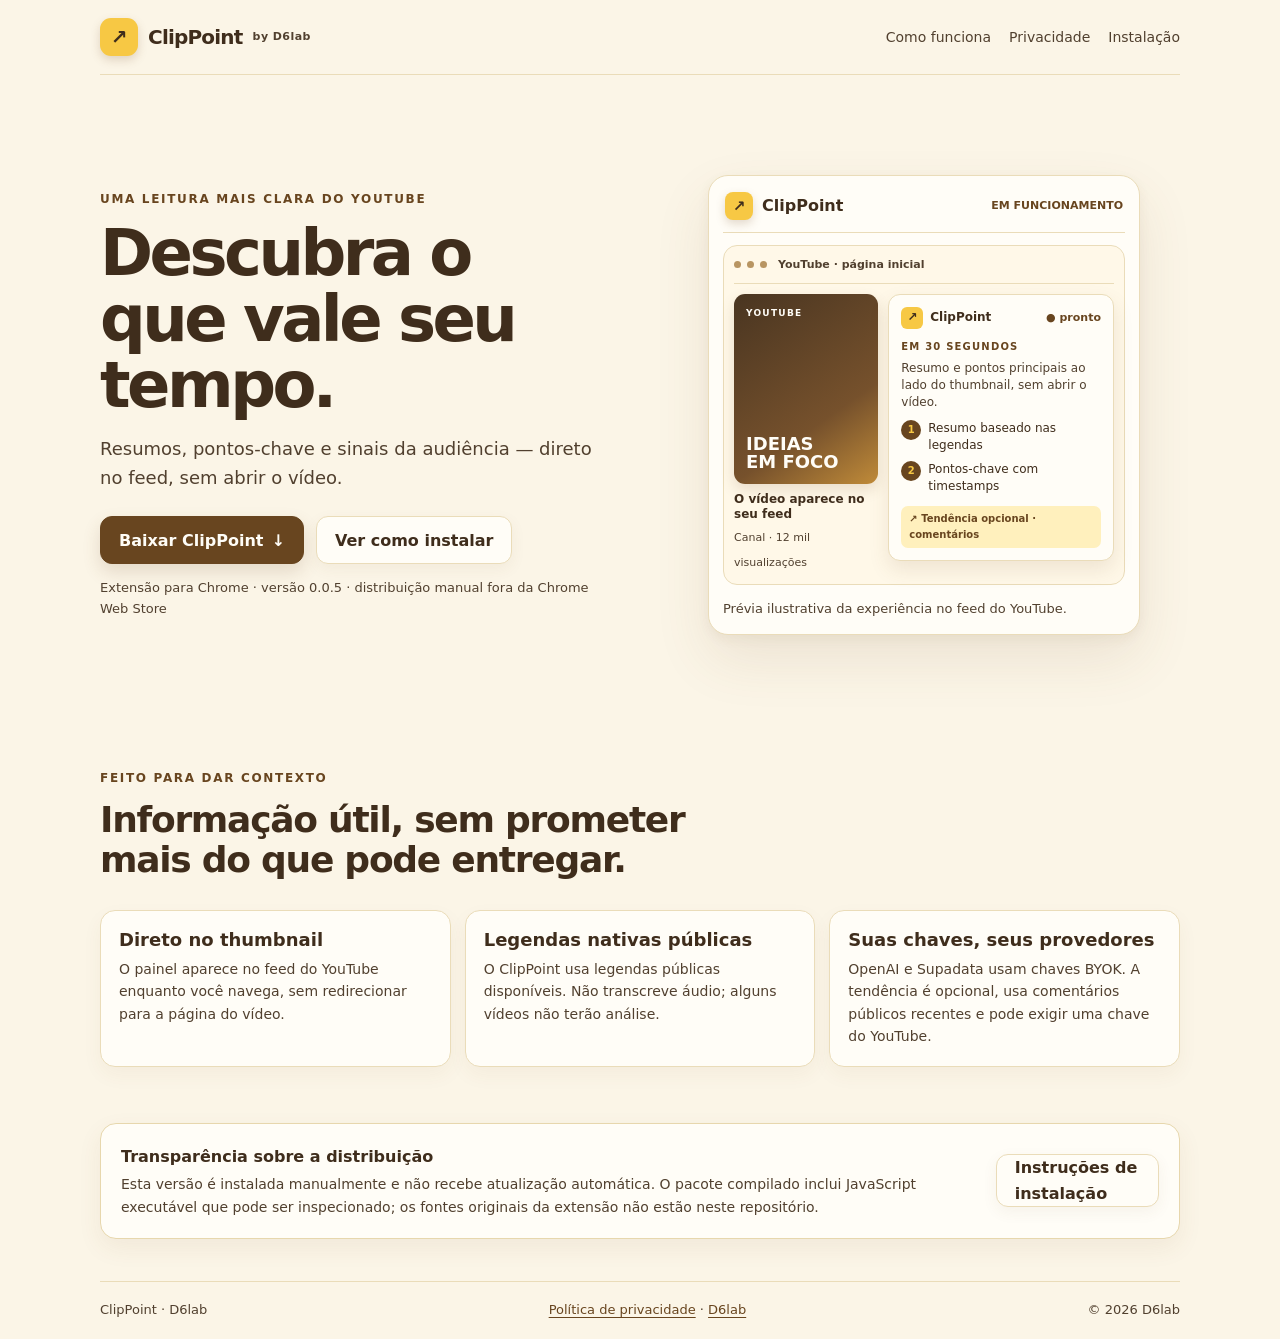
<file: index.html>
<!doctype html>
<html lang="pt-BR">
  <head>
    <meta charset="utf-8">
    <meta name="viewport" content="width=device-width, initial-scale=1">
    <meta name="description" content="Entenda vídeos do YouTube com resumos e pontos-chave direto no feed, usando suas próprias chaves de API.">
    <meta name="theme-color" content="#fbf5e7">
    <title>ClipPoint — contexto antes do play | D6lab</title>
    <link rel="stylesheet" href="./site.css">
  </head>
  <body>
    <header class="shell topbar">
      <a class="brand" href="./" aria-label="ClipPoint — início">
        <span class="mark" aria-hidden="true">↗</span> ClipPoint <small>by D6lab</small>
      </a>
      <nav class="nav" aria-label="Navegação principal">
        <a href="#como-funciona">Como funciona</a>
        <a href="./privacidade.html">Privacidade</a>
        <a href="./instalacao.html">Instalação</a>
      </nav>
    </header>

    <main class="shell">
      <section class="hero">
        <div>
          <p class="eyebrow">Uma leitura mais clara do YouTube</p>
          <h1>Descubra o que vale seu tempo.</h1>
          <p class="lede">Resumos, pontos-chave e sinais da audiência — direto no feed, sem abrir o vídeo.</p>
          <div class="actions">
            <a class="button button-primary" href="https://github.com/codes4free/clippoint-download/releases/latest">Baixar ClipPoint <span aria-hidden="true">↓</span></a>
            <a class="button" href="./instalacao.html">Ver como instalar</a>
          </div>
          <p class="note">Extensão para Chrome · versão 0.0.5 · distribuição manual fora da Chrome Web Store</p>
        </div>

        <figure class="demo" aria-label="Demonstração ilustrativa do ClipPoint funcionando junto a um vídeo no YouTube">
          <div class="demo-head"><span class="mark" aria-hidden="true">↗</span> ClipPoint <span class="demo-status">EM FUNCIONAMENTO</span></div>
          <div class="browser">
            <div class="browser-bar"><i class="browser-dot"></i><i class="browser-dot"></i><i class="browser-dot"></i><span class="browser-label">YouTube · página inicial</span></div>
            <div class="working">
              <div>
                <div class="thumbnail"><span class="thumbnail-label">YOUTUBE</span><span class="thumbnail-title">IDEIAS<br>EM FOCO</span></div>
                <strong class="video-title">O vídeo aparece no seu feed</strong>
                <span class="video-meta">Canal · 12 mil visualizações</span>
              </div>
              <div class="extension">
                <div class="extension-head"><span class="mini-mark" aria-hidden="true">↗</span> ClipPoint <span class="demo-status">● pronto</span></div>
                <span class="extension-label">EM 30 SEGUNDOS</span>
                <p>Resumo e pontos principais ao lado do thumbnail, sem abrir o vídeo.</p>
                <div class="keypoint"><b>1</b><span>Resumo baseado nas legendas</span></div>
                <div class="keypoint"><b>2</b><span>Pontos-chave com timestamps</span></div>
                <span class="trend">↗ Tendência opcional · comentários</span>
              </div>
            </div>
          </div>
          <figcaption class="note">Prévia ilustrativa da experiência no feed do YouTube.</figcaption>
        </figure>
      </section>

      <section class="section" id="como-funciona">
        <div class="section-title">
          <p class="eyebrow">Feito para dar contexto</p>
          <h2>Informação útil, sem prometer mais do que pode entregar.</h2>
        </div>
        <div class="grid">
          <article class="feature">
            <h3>Direto no thumbnail</h3>
            <p>O painel aparece no feed do YouTube enquanto você navega, sem redirecionar para a página do vídeo.</p>
          </article>
          <article class="feature">
            <h3>Legendas nativas públicas</h3>
            <p>O ClipPoint usa legendas públicas disponíveis. Não transcreve áudio; alguns vídeos não terão análise.</p>
          </article>
          <article class="feature">
            <h3>Suas chaves, seus provedores</h3>
            <p>OpenAI e Supadata usam chaves BYOK. A tendência é opcional, usa comentários públicos recentes e pode exigir uma chave do YouTube.</p>
          </article>
        </div>
      </section>

      <aside class="callout">
        <div>
          <strong>Transparência sobre a distribuição</strong>
          <p>Esta versão é instalada manualmente e não recebe atualização automática. O pacote compilado inclui JavaScript executável que pode ser inspecionado; os fontes originais da extensão não estão neste repositório.</p>
        </div>
        <a class="button" href="./instalacao.html">Instruções de instalação</a>
      </aside>
    </main>

    <footer class="shell footer">
      <span>ClipPoint · D6lab</span>
      <span><a href="./privacidade.html">Política de privacidade</a> · <a href="https://d6lab.com.br/">D6lab</a></span>
      <span>© 2026 D6lab</span>
    </footer>
  </body>
</html>
</file>
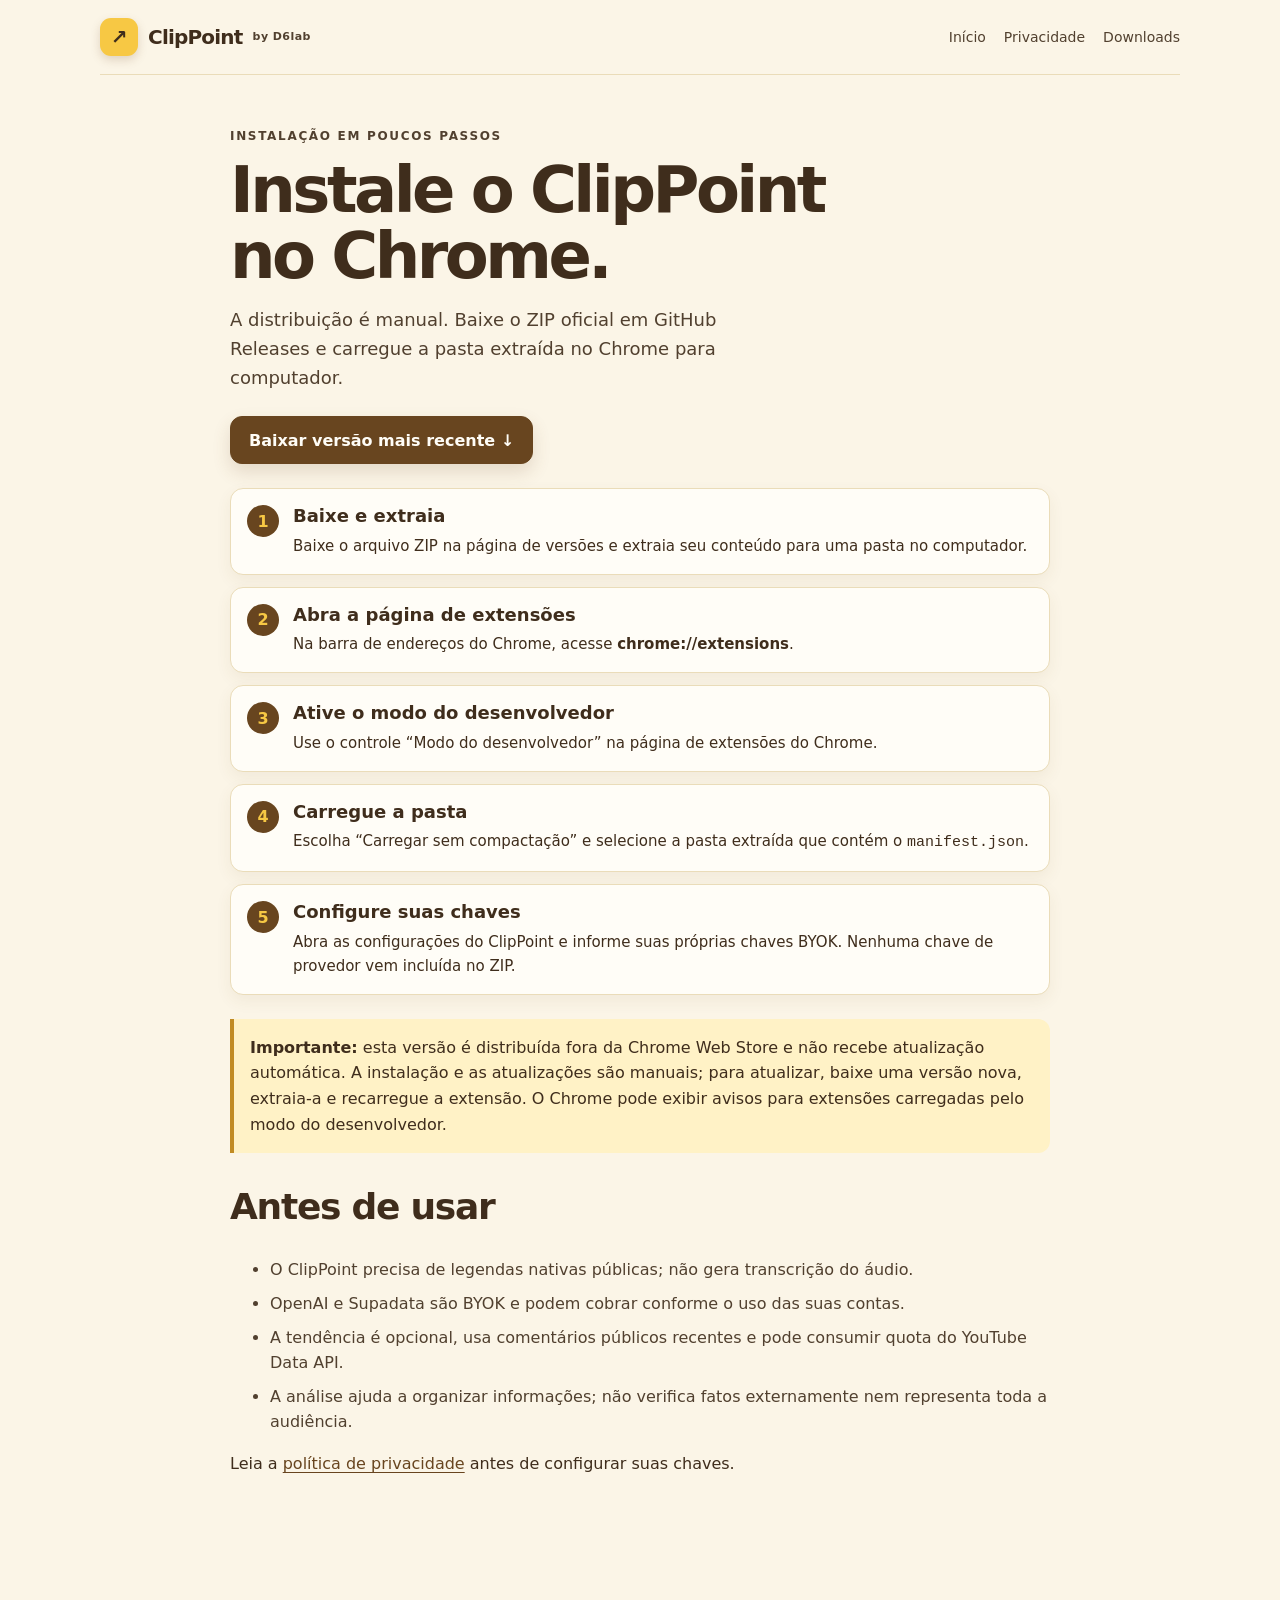
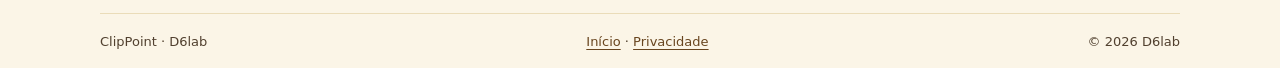
<file: instalacao.html>
<!doctype html>
<html lang="pt-BR">
  <head>
    <meta charset="utf-8">
    <meta name="viewport" content="width=device-width, initial-scale=1">
    <meta name="description" content="Como baixar e instalar manualmente a extensão ClipPoint no Chrome.">
    <meta name="theme-color" content="#fbf5e7">
    <title>Instalar ClipPoint | D6lab</title>
    <link rel="stylesheet" href="./site.css">
  </head>
  <body>
    <header class="shell topbar">
      <a class="brand" href="./" aria-label="ClipPoint — início"><span class="mark" aria-hidden="true">↗</span> ClipPoint <small>by D6lab</small></a>
      <nav class="nav" aria-label="Navegação principal"><a href="./">Início</a><a href="./privacidade.html">Privacidade</a><a href="https://github.com/codes4free/clippoint-download/releases/latest">Downloads</a></nav>
    </header>

    <main class="shell content">
      <p class="eyebrow">Instalação em poucos passos</p>
      <h1>Instale o ClipPoint no Chrome.</h1>
      <p class="lede">A distribuição é manual. Baixe o ZIP oficial em GitHub Releases e carregue a pasta extraída no Chrome para computador.</p>

      <div class="actions">
        <a class="button button-primary" href="https://github.com/codes4free/clippoint-download/releases/latest">Baixar versão mais recente ↓</a>
      </div>

      <section class="steps" aria-label="Etapas de instalação">
        <article class="step"><span class="step-number">1</span><div><h3>Baixe e extraia</h3><p>Baixe o arquivo ZIP na página de versões e extraia seu conteúdo para uma pasta no computador.</p></div></article>
        <article class="step"><span class="step-number">2</span><div><h3>Abra a página de extensões</h3><p>Na barra de endereços do Chrome, acesse <strong>chrome://extensions</strong>.</p></div></article>
        <article class="step"><span class="step-number">3</span><div><h3>Ative o modo do desenvolvedor</h3><p>Use o controle “Modo do desenvolvedor” na página de extensões do Chrome.</p></div></article>
        <article class="step"><span class="step-number">4</span><div><h3>Carregue a pasta</h3><p>Escolha “Carregar sem compactação” e selecione a pasta extraída que contém o <code>manifest.json</code>.</p></div></article>
        <article class="step"><span class="step-number">5</span><div><h3>Configure suas chaves</h3><p>Abra as configurações do ClipPoint e informe suas próprias chaves BYOK. Nenhuma chave de provedor vem incluída no ZIP.</p></div></article>
      </section>

      <aside class="callout-warning">
        <p><strong>Importante:</strong> esta versão é distribuída fora da Chrome Web Store e não recebe atualização automática. A instalação e as atualizações são manuais; para atualizar, baixe uma versão nova, extraia-a e recarregue a extensão. O Chrome pode exibir avisos para extensões carregadas pelo modo do desenvolvedor.</p>
      </aside>

      <section class="section">
        <h2>Antes de usar</h2>
        <ul>
          <li>O ClipPoint precisa de legendas nativas públicas; não gera transcrição do áudio.</li>
          <li>OpenAI e Supadata são BYOK e podem cobrar conforme o uso das suas contas.</li>
          <li>A tendência é opcional, usa comentários públicos recentes e pode consumir quota do YouTube Data API.</li>
          <li>A análise ajuda a organizar informações; não verifica fatos externamente nem representa toda a audiência.</li>
        </ul>
        <p>Leia a <a href="./privacidade.html">política de privacidade</a> antes de configurar suas chaves.</p>
      </section>
    </main>

    <footer class="shell footer"><span>ClipPoint · D6lab</span><span><a href="./">Início</a> · <a href="./privacidade.html">Privacidade</a></span><span>© 2026 D6lab</span></footer>
  </body>
</html>
</file>
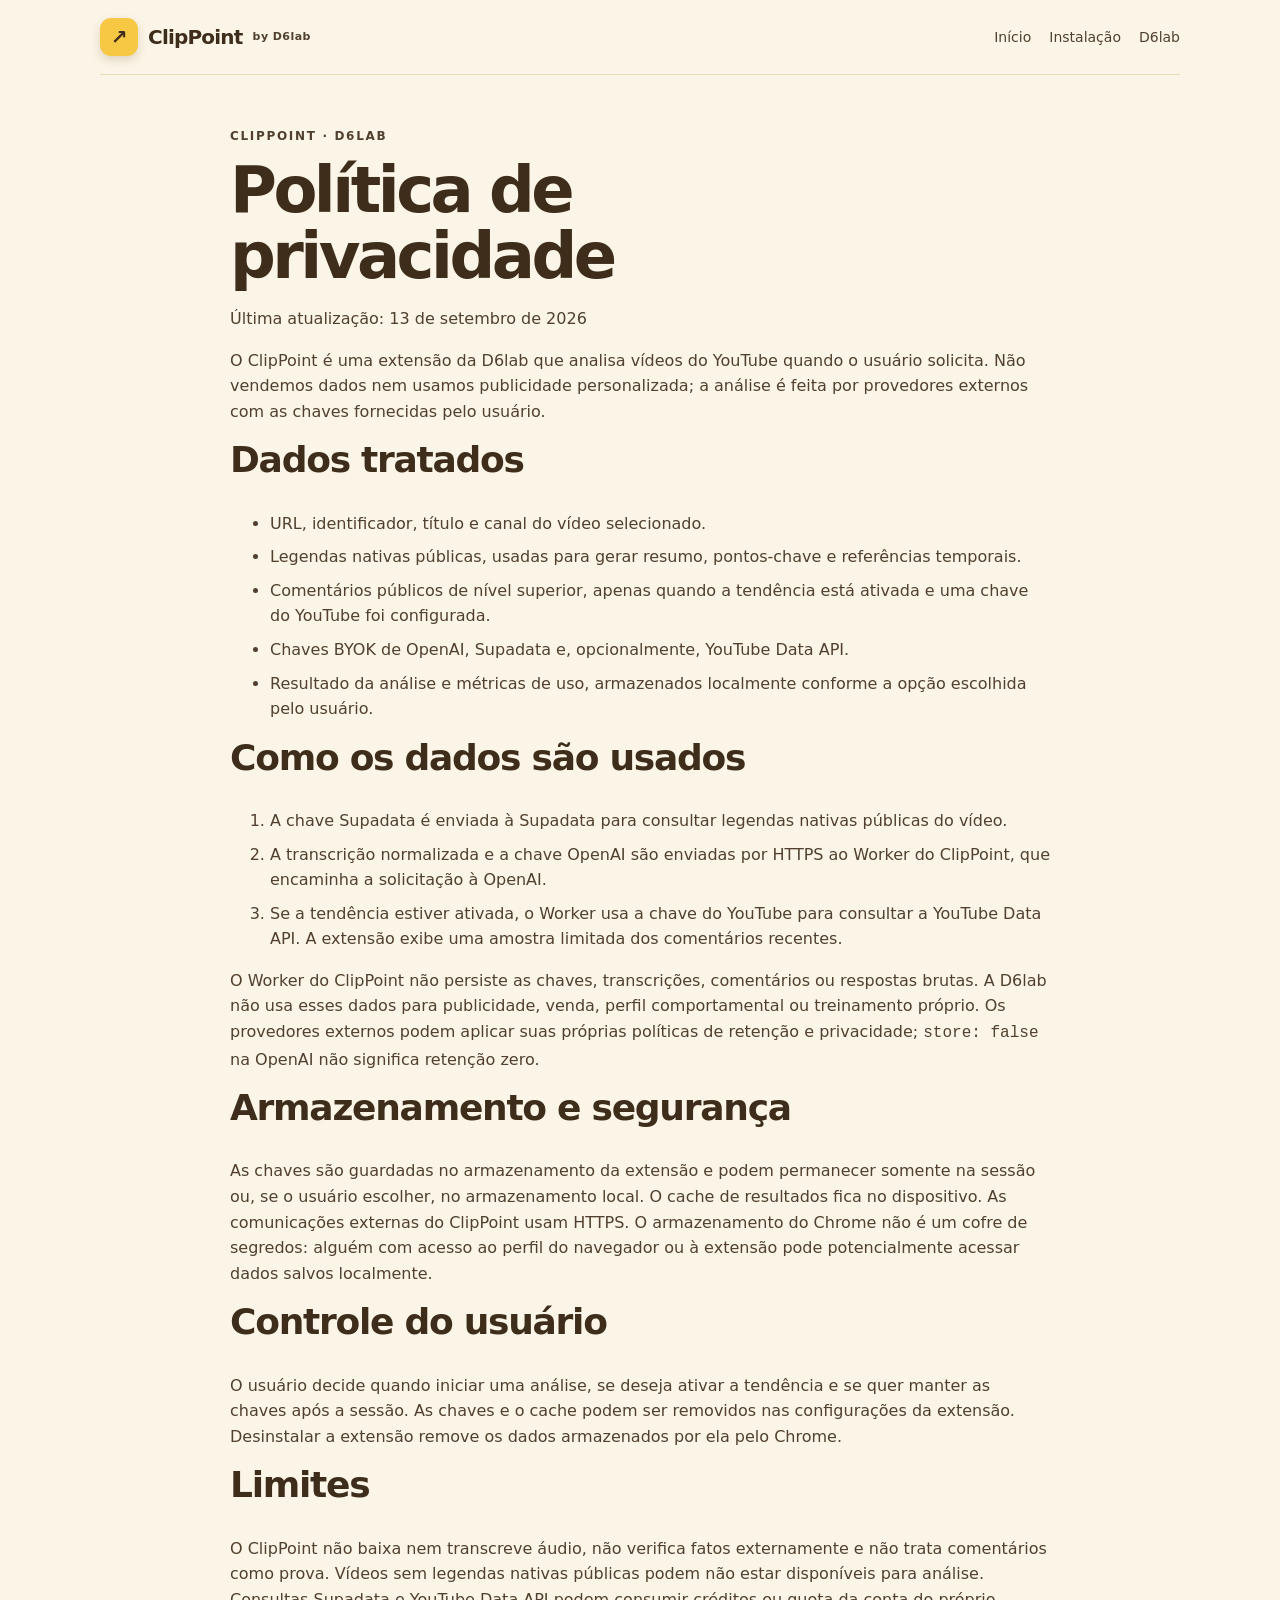
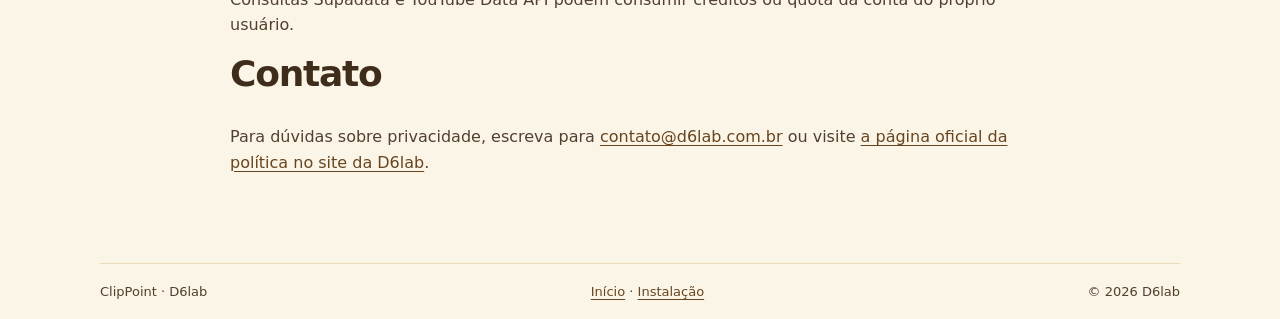
<file: privacidade.html>
<!doctype html>
<html lang="pt-BR">
  <head>
    <meta charset="utf-8">
    <meta name="viewport" content="width=device-width, initial-scale=1">
    <meta name="description" content="Política de privacidade do ClipPoint, extensão para YouTube da D6lab.">
    <meta name="theme-color" content="#fbf5e7">
    <title>Política de privacidade do ClipPoint | D6lab</title>
    <link rel="stylesheet" href="./site.css">
  </head>
  <body>
    <header class="shell topbar">
      <a class="brand" href="./" aria-label="ClipPoint — início"><span class="mark" aria-hidden="true">↗</span> ClipPoint <small>by D6lab</small></a>
      <nav class="nav" aria-label="Navegação principal"><a href="./">Início</a><a href="./instalacao.html">Instalação</a><a href="https://d6lab.com.br/">D6lab</a></nav>
    </header>

    <main class="shell content">
      <p class="eyebrow">ClipPoint · D6lab</p>
      <h1>Política de privacidade</h1>
      <p>Última atualização: 13 de setembro de 2026</p>
      <p>O ClipPoint é uma extensão da D6lab que analisa vídeos do YouTube quando o usuário solicita. Não vendemos dados nem usamos publicidade personalizada; a análise é feita por provedores externos com as chaves fornecidas pelo usuário.</p>

      <h2>Dados tratados</h2>
      <ul>
        <li>URL, identificador, título e canal do vídeo selecionado.</li>
        <li>Legendas nativas públicas, usadas para gerar resumo, pontos-chave e referências temporais.</li>
        <li>Comentários públicos de nível superior, apenas quando a tendência está ativada e uma chave do YouTube foi configurada.</li>
        <li>Chaves BYOK de OpenAI, Supadata e, opcionalmente, YouTube Data API.</li>
        <li>Resultado da análise e métricas de uso, armazenados localmente conforme a opção escolhida pelo usuário.</li>
      </ul>

      <h2>Como os dados são usados</h2>
      <ol>
        <li>A chave Supadata é enviada à Supadata para consultar legendas nativas públicas do vídeo.</li>
        <li>A transcrição normalizada e a chave OpenAI são enviadas por HTTPS ao Worker do ClipPoint, que encaminha a solicitação à OpenAI.</li>
        <li>Se a tendência estiver ativada, o Worker usa a chave do YouTube para consultar a YouTube Data API. A extensão exibe uma amostra limitada dos comentários recentes.</li>
      </ol>
      <p>O Worker do ClipPoint não persiste as chaves, transcrições, comentários ou respostas brutas. A D6lab não usa esses dados para publicidade, venda, perfil comportamental ou treinamento próprio. Os provedores externos podem aplicar suas próprias políticas de retenção e privacidade; <code>store: false</code> na OpenAI não significa retenção zero.</p>

      <h2>Armazenamento e segurança</h2>
      <p>As chaves são guardadas no armazenamento da extensão e podem permanecer somente na sessão ou, se o usuário escolher, no armazenamento local. O cache de resultados fica no dispositivo. As comunicações externas do ClipPoint usam HTTPS. O armazenamento do Chrome não é um cofre de segredos: alguém com acesso ao perfil do navegador ou à extensão pode potencialmente acessar dados salvos localmente.</p>

      <h2>Controle do usuário</h2>
      <p>O usuário decide quando iniciar uma análise, se deseja ativar a tendência e se quer manter as chaves após a sessão. As chaves e o cache podem ser removidos nas configurações da extensão. Desinstalar a extensão remove os dados armazenados por ela pelo Chrome.</p>

      <h2>Limites</h2>
      <p>O ClipPoint não baixa nem transcreve áudio, não verifica fatos externamente e não trata comentários como prova. Vídeos sem legendas nativas públicas podem não estar disponíveis para análise. Consultas Supadata e YouTube Data API podem consumir créditos ou quota da conta do próprio usuário.</p>

      <h2>Contato</h2>
      <p>Para dúvidas sobre privacidade, escreva para <a href="mailto:contato@d6lab.com.br">contato@d6lab.com.br</a> ou visite <a href="https://d6lab.com.br/clippoint/politica-de-privacidade">a página oficial da política no site da D6lab</a>.</p>
    </main>

    <footer class="shell footer"><span>ClipPoint · D6lab</span><span><a href="./">Início</a> · <a href="./instalacao.html">Instalação</a></span><span>© 2026 D6lab</span></footer>
  </body>
</html>
</file>
<file: site.css>
:root {
  color-scheme: light;
  --ink: #3f2d1c;
  --brown: #68451f;
  --muted: #51402f;
  --gold: #f7c844;
  --pastel: #fbf5e7;
  --soft: #fff8e8;
  --paper: #fffdf7;
  --line: #eadcb9;
  font-family: Inter, ui-sans-serif, system-ui, -apple-system, BlinkMacSystemFont, "Segoe UI", sans-serif;
  color: var(--ink);
  background: var(--pastel);
}

* { box-sizing: border-box; }
body { margin: 0; background: var(--pastel); color: var(--ink); font-size: 16px; line-height: 1.6; }
a { color: var(--brown); text-underline-offset: 3px; }
a:hover { color: var(--ink); }
.shell { width: min(100% - 32px, 1080px); margin-inline: auto; }
.topbar { display: flex; align-items: center; justify-content: space-between; gap: 20px; padding-block: 18px; border-bottom: 1px solid var(--line); }
.brand { display: inline-flex; align-items: center; gap: 10px; color: var(--ink); font-size: 20px; font-weight: 800; letter-spacing: -.04em; text-decoration: none; }
.mark { display: grid; place-items: center; width: 38px; height: 38px; border-radius: 11px; background: var(--gold); color: var(--ink); box-shadow: 0 4px 10px #76512c35; font-size: 20px; }
.brand small { color: var(--muted); font-size: 11px; font-weight: 600; letter-spacing: .04em; }
.nav { display: flex; flex-wrap: wrap; gap: 18px; color: var(--muted); font-size: 14px; }
.nav a { color: inherit; text-decoration: none; }
.nav a:hover { color: var(--brown); }
.hero { display: grid; grid-template-columns: 1fr 1fr; align-items: center; gap: clamp(24px, 5vw, 56px); padding-block: clamp(44px, 8vw, 84px); }
.eyebrow { margin: 0 0 12px; color: var(--brown); font-size: 12px; font-weight: 800; letter-spacing: .14em; text-transform: uppercase; }
h1, h2, h3, p { margin-top: 0; }
h1 { max-width: 600px; margin-bottom: 16px; font-size: clamp(38px, 6vw, 64px); line-height: 1.03; letter-spacing: -.055em; }
h2 { font-size: clamp(25px, 3.8vw, 36px); line-height: 1.12; letter-spacing: -.035em; }
h3 { margin-bottom: 6px; font-size: 18px; line-height: 1.25; }
.lede { max-width: 560px; color: var(--muted); font-size: 18px; }
.actions { display: flex; flex-wrap: wrap; gap: 12px; margin-top: 24px; }
.button { display: inline-flex; min-height: 48px; align-items: center; justify-content: center; gap: 8px; padding: 0 18px; border: 1px solid var(--line); border-radius: 12px; color: var(--ink); background: var(--paper); font-weight: 750; text-decoration: none; box-shadow: 0 5px 15px #76512c10; }
.button-primary { border-color: var(--brown); color: var(--paper); background: var(--brown); box-shadow: 0 8px 18px #76512c2a; }
.note { margin: 14px 0 0; color: var(--muted); font-size: 13px; }
.demo { padding: 14px; border: 1px solid var(--line); border-radius: 20px; background: var(--paper); box-shadow: 0 24px 55px #76512c1c, 0 4px 12px #76512c10; }
.demo-head { display: flex; align-items: center; gap: 9px; padding: 2px 2px 12px; border-bottom: 1px solid var(--line); font-weight: 750; }
.demo-head .mark { width: 28px; height: 28px; border-radius: 8px; font-size: 15px; }
.demo-status { margin-left: auto; color: var(--brown); font-size: 11px; }
.browser { margin-top: 12px; padding: 10px; border: 1px solid var(--line); border-radius: 14px; background: var(--soft); }
.browser-bar { display: flex; align-items: center; gap: 6px; padding-bottom: 9px; border-bottom: 1px solid var(--line); color: var(--muted); font-size: 11px; }
.browser-dot { width: 7px; height: 7px; border-radius: 50%; background: #b89562; }
.browser-label { margin-left: 5px; font-weight: 700; }
.working { display: grid; grid-template-columns: .78fr 1.22fr; align-items: start; gap: 10px; padding-top: 10px; }
.thumbnail { display: flex; min-height: 190px; flex-direction: column; justify-content: space-between; padding: 12px; border-radius: 11px; color: var(--paper); background: linear-gradient(145deg, #493521, #76512c 65%, #c08b39); box-shadow: 0 6px 14px #76512c28; }
.thumbnail-label { font-size: 9px; font-weight: 800; letter-spacing: .14em; }
.thumbnail-title { font-size: 18px; font-weight: 850; line-height: 1.02; }
.video-title { display: block; margin-top: 8px; font-size: 12px; line-height: 1.3; }
.video-meta { color: var(--muted); font-size: 11px; }
.extension { padding: 12px; border: 1px solid var(--line); border-radius: 12px; background: var(--paper); box-shadow: 0 9px 20px #76512c1d; }
.extension-head { display: flex; align-items: center; gap: 7px; margin-bottom: 10px; font-size: 12px; font-weight: 800; }
.mini-mark { display: grid; width: 22px; height: 22px; place-items: center; border-radius: 6px; background: var(--gold); }
.extension-label { display: block; margin-bottom: 5px; color: var(--brown); font-size: 10px; font-weight: 850; letter-spacing: .12em; }
.extension p { margin-bottom: 8px; color: var(--muted); font-size: 12px; line-height: 1.45; }
.keypoint { display: flex; align-items: flex-start; gap: 7px; margin-top: 8px; font-size: 12px; line-height: 1.4; }
.keypoint b { display: grid; width: 20px; height: 20px; flex: 0 0 auto; place-items: center; border-radius: 50%; color: var(--gold); background: var(--brown); font-size: 10px; }
.trend { display: inline-flex; margin-top: 11px; padding: 5px 8px; border-radius: 7px; color: var(--brown); background: #fff0bd; font-size: 10px; font-weight: 750; }
.section { padding-block: 34px 48px; }
.section-title { max-width: 660px; margin-bottom: 22px; }
.grid { display: grid; grid-template-columns: repeat(3, 1fr); gap: 14px; }
.feature { padding: 18px; border: 1px solid var(--line); border-radius: 15px; background: var(--paper); box-shadow: 0 8px 20px #76512c0d; }
.feature p { margin: 0; color: var(--muted); font-size: 14px; }
.callout { display: flex; align-items: center; justify-content: space-between; gap: 24px; margin-block: 8px 42px; padding: 20px; border: 1px solid #e7d7ad; border-radius: 16px; background: var(--paper); box-shadow: 0 9px 24px #76512c13; }
.callout p { margin: 4px 0 0; color: var(--muted); font-size: 14px; }
.footer { display: flex; flex-wrap: wrap; justify-content: space-between; gap: 12px; padding-block: 18px; border-top: 1px solid var(--line); color: var(--muted); font-size: 13px; }
.content { max-width: 820px; padding-block: 52px 72px; }
.content > p, .content li { color: var(--muted); }
.content li + li { margin-top: 8px; }
.steps { display: grid; gap: 12px; margin-block: 24px; }
.step { display: flex; align-items: flex-start; gap: 14px; padding: 16px; border: 1px solid var(--line); border-radius: 13px; background: var(--paper); box-shadow: 0 6px 16px #76512c12; }
.step-number { display: grid; width: 32px; height: 32px; flex: 0 0 auto; place-items: center; border-radius: 50%; color: var(--gold); background: var(--brown); font-weight: 800; }
.step p { margin: 0; color: var(--ink); font-size: 15px; }
.callout-warning { padding: 16px; border-left: 4px solid #c18b23; border-radius: 0 12px 12px 0; background: #fff2c6; color: var(--ink); }
.callout-warning p { margin: 0; color: var(--ink); }
@media (max-width: 760px) {
  .hero { grid-template-columns: 1fr; }
  .grid { grid-template-columns: 1fr; }
}
@media (max-width: 480px) {
  .shell { width: min(100% - 24px, 1080px); }
  .topbar { align-items: flex-start; flex-direction: column; }
  .nav { gap: 14px; font-size: 13px; }
  .working { grid-template-columns: .72fr 1.28fr; gap: 7px; }
  .thumbnail { min-height: 175px; padding: 9px; }
  .thumbnail-title { font-size: 15px; }
  .extension { padding: 9px; }
  .callout { align-items: flex-start; flex-direction: column; }
}
</file>
